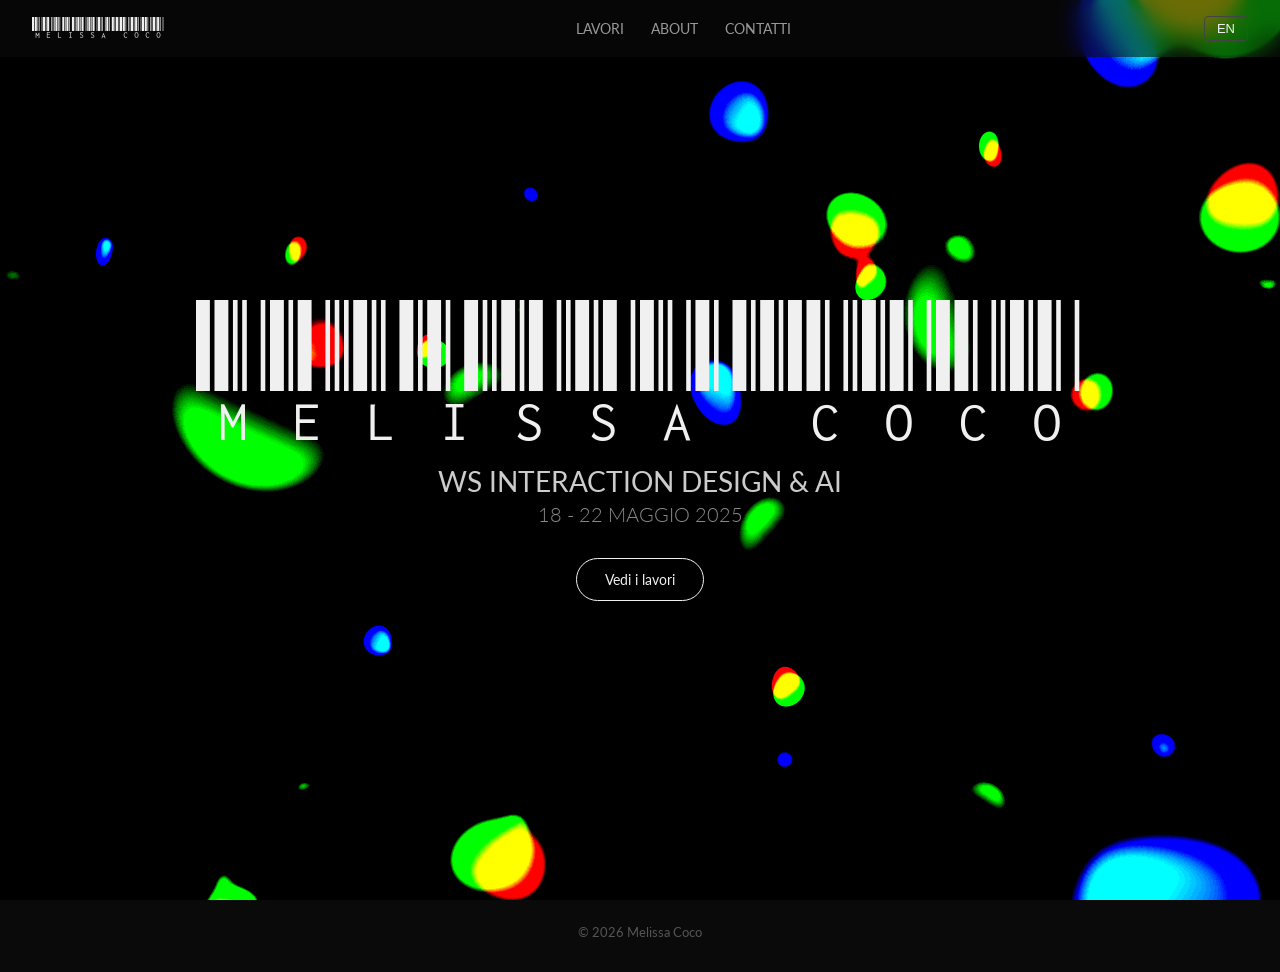
<file: index.html>
<!DOCTYPE html>
<html lang="it">
<head>
  <meta charset="UTF-8">
  <meta name="viewport" content="width=device-width, initial-scale=1.0">
  <title>Melissa — Portfolio</title>
  <link rel="preconnect" href="https://fonts.googleapis.com">
  <link rel="preconnect" href="https://fonts.gstatic.com" crossorigin>
  <link href="https://fonts.googleapis.com/css2?family=Libre+Barcode+39+Extended+Text&family=Lato:wght@300;400;700&display=swap" rel="stylesheet">
  <link rel="stylesheet" href="style.css">
</head>
<body>
  <nav id="nav">
    <div class="nav-inner">
      <a href="#" class="nav-logo" data-section="hero">MELISSA COCO</a>
      <div class="nav-links">
        <a href="#" data-section="works" data-it="Lavori" data-en="Works">WORKS</a>
        <a href="#" data-section="about" data-it="ABOUT" data-en="ABOUT">ABOUT</a>
        <a href="#" data-section="contact" data-it="Contatti" data-en="Contact">CONTACT</a>
      </div>
      <button id="lang-toggle" data-it="EN" data-en="IT">EN</button>
    </div>
  </nav>

  <div id="lava-bg">
    <div id="lava-contrast">
      <div class="c">
        <div class="b"></div>
      </div>
    </div>
  </div>

  <section id="hero" class="section active">
    <div class="hero-overlay">
      <h1 data-it="Melissa" data-en="Melissa">MELISSA COCO</h1>
      <p class="hero-sub" data-it="WS INTERACTION DESIGN &amp; AI" data-en="WS INTERACTION DESIGN &amp; AI">WS INTERACTION DESIGN &amp; AI</p>
      <p class="hero-date" data-it="18 - 22 MAGGIO 2025" data-en="18 - 22 MAGGIO 2025">18 - 22 MAGGIO 2025</p>
      <a href="#" class="hero-cta" data-section="works" data-it="Vedi i lavori" data-en="View my work">ESPLORA</a>
    </div>
  </section>

  <section id="works" class="section">
    <h2 data-it="Lavori" data-en="Works">LAVORI</h2>
    <div class="works-grid" id="works-grid"></div>
  </section>

  <section id="about" class="section">
    <h2 data-it="ABOUT" data-en="ABOUT">ABOUT</h2>
    <div class="about-grid">
      <div class="about-card">
        <h3>ABOUT MELISSA</h3>
        <p class="about-text" data-it="Sono una designer e creative coder con una fame insaziabile di sperimentazione. Il mio lavoro si muove tra interaction design, motion graphics e generative art — con l'obbiettivo di creare esperienze visive che parlano, emozionano e, perché no, stupiscono. Ogni progetto è un'occasione per mescolare codici, colori e idee, trasformando concetti in linguaggi visivi vivi." data-en="I'm a designer and creative coder with an insatiable hunger for experimentation. My work lives at the intersection of interaction design, motion graphics, and generative art — creating visual experiences that speak, move, and surprise. Every project is a chance to blend code, color, and ideas into living visual languages.">Sono una designer e creative coder con una fame insaziabile di sperimentazione. Il mio lavoro si muove tra interaction design, motion graphics e generative art — con l'obbiettivo di creare esperienze visive che parlano, emozionano e, perché no, stupiscono. Ogni progetto è un'occasione per mescolare codici, colori e idee, trasformando concetti in linguaggi visivi vivi.</p>
      </div>
      <div class="about-card">
        <h3>ABOUT ABADIR</h3>
        <p class="about-text" data-it="ABADIR è un'accademia che non si accontenta del già visto. Qui il design si insegna come pratica viva, tra laboratorio e pensiero critico. È il luogo dove ho imparato a guardare oltre lo schermo — a interrogare la forma, la materia, il movimento. Un posto che spinge a rompere le regole, ma prima a conoscerle bene. Fondata nel 1998, Abadir è un polo creativo che integra formazione, produzione artistica e ricerca. Diplomarsi qui significa uscire con un bagaglio che va oltre la tecnica: si impara a pensare il design come strumento critico, capace di leggere e trasformare la realtà." data-en="ABADIR is an academy that refuses the ordinary. Here design is taught as a living practice — between hands-on workshops and critical thinking. It's where I learned to look beyond the screen, questioning form, material, and movement. A place that pushes you to break the rules — but first, to know them inside out. Founded in 1998, Abadir is a creative hub that blends education, artistic production, and research. Graduating here means coming out with a mindset that goes beyond technique: learning to see design as a critical tool, capable of reading and transforming reality.">ABADIR è un'accademia che non si accontenta del già visto. Qui il design si insegna come pratica viva, tra laboratorio e pensiero critico. È il luogo dove ho imparato a guardare oltre lo schermo — a interrogare la forma, la materia, il movimento. Un posto che spinge a rompere le regole, ma prima a conoscerle bene. Fondata nel 1998, Abadir è un polo creativo che integra formazione, produzione artistica e ricerca. Diplomarsi qui significa uscire con un bagaglio che va oltre la tecnica: si impara a pensare il design come strumento critico, capace di leggere e trasformare la realtà.</p>
        <a href="https://www.abadir.net/corso-triennale/?gad_source=1&gad_campaignid=23653112299&gbraid=0AAAABDEWS4SVJRG_PFLYwvqvk0MoRx12q&gclid=CjwKCAjw2rrQBhBuEiwAarLWHctO1YhPhqqGJMsEgLuSJRUViT3PMXrojasUCezHknXqhWB1w7SOxBoC4L4QAvD_BwE" target="_blank" class="about-link">abadir.net</a>
      </div>
      <div class="about-card">
        <h3>ABOUT WORKSHOP</h3>
        <p class="about-text" data-it="Sito sviluppato durante il workshop &quot;No brain, No Gain&quot;, tenuto da whateverDev (Andrea Maffei &amp; Rocco Lorenzo Modugno),
18-22 Maggio 2026, all'interno dei corsi:

Interaction Design 2
Prof. Alessia Scudieri

Interaction Design 3
Prof. Andrea Leonardi
Prof. Marcantonio D'Antoni

ABADIR
Accademia di Design e Comunicazione Visiva
Sant'Agata li Battiati CT
AA 2025-26" data-en="Website developed during the &quot;No brain, No Gain&quot; workshop, led by whateverDev (Andrea Maffei &amp; Rocco Lorenzo Modugno),
18-22 May 2026, within the courses:

Interaction Design 2
Prof. Alessia Scudieri

Interaction Design 3
Prof. Andrea Leonardi
Prof. Marcantonio D'Antoni

ABADIR
Academy of Design and Visual Communication
Sant'Agata li Battiati CT
AA 2025-26">Sito sviluppato durante il workshop "No brain, No Gain", tenuto da whateverDev (Andrea Maffei & Rocco Lorenzo Modugno), 18-22 Maggio 2026, all'interno dei corsi:

Interaction Design 2
Prof. Alessia Scudieri

Interaction Design 3
Prof. Andrea Leonardi
Prof. Marcantonio D'Antoni

ABADIR
Accademia di Design e Comunicazione Visiva
Sant'Agata li Battiati CT
AA 2025-26</p>
      </div>
    </div>
  </section>

  <section id="contact" class="section">
    <h2 data-it="Contatti" data-en="Contact">Contatti</h2>
    <div class="contact-content">
      <p class="contact-copy" data-it="Se vuoi collaborare, parlarmi di un progetto o semplicemente fare due chiacchiere, scrivimi pure. Sono sempre aperta a idee nuove e confronti." data-en="If you want to collaborate, talk about a project, or just have a chat, feel free to reach out. I'm always open to new ideas and conversations.">Se vuoi collaborare, parlarmi di un progetto o semplicemente fare due chiacchiere, scrivimi pure. Sono sempre aperta a idee nuove e confronti.</p>
      <div class="contact-bottom">
        <div class="contact-links">
          <a href="mailto:m.coco@abadir.net" class="contact-link">
            <svg class="contact-icon" viewBox="0 0 24 24" fill="none" stroke="currentColor" stroke-width="1.5"><rect x="2" y="4" width="20" height="16" rx="2"/><path d="M22 7l-10 7L2 7"/></svg>
            <span>m.coco@abadir.net</span>
          </a>
          <a href="https://github.com/melissa-coco" target="_blank" class="contact-link">
            <svg class="contact-icon" viewBox="0 0 24 24" fill="none" stroke="currentColor" stroke-width="1.5"><path d="M12 2C6.477 2 2 6.477 2 12c0 4.42 2.865 8.167 6.839 9.49.5.09.682-.217.682-.482 0-.237-.009-.866-.013-1.7-2.782.604-3.369-1.34-3.369-1.34-.454-1.156-1.11-1.462-1.11-1.462-.908-.62.069-.608.069-.608 1.003.07 1.531 1.03 1.531 1.03.892 1.529 2.341 1.087 2.91.831.092-.646.35-1.086.636-1.336-2.22-.253-4.555-1.11-4.555-4.943 0-1.091.39-1.984 1.029-2.683-.103-.253-.446-1.27.098-2.647 0 0 .84-.269 2.75 1.025A9.578 9.578 0 0112 6.836c.85.004 1.705.115 2.504.337 1.909-1.294 2.747-1.025 2.747-1.025.546 1.377.202 2.394.1 2.647.64.699 1.028 1.592 1.028 2.683 0 3.842-2.339 4.687-4.566 4.935.359.309.678.919.678 1.852 0 1.336-.012 2.415-.012 2.743 0 .267.18.576.688.48C19.138 20.163 22 16.418 22 12c0-5.523-4.477-10-10-10z"/></svg>
            <span>GitHub</span>
          </a>
          <a href="https://www.instagram.com/melissamanoncoco/" target="_blank" class="contact-link">
            <svg class="contact-icon" viewBox="0 0 24 24" fill="none" stroke="currentColor" stroke-width="1.5"><rect x="2" y="2" width="20" height="20" rx="5"/><circle cx="12" cy="12" r="5"/><circle cx="17.5" cy="6.5" r="1.5"/></svg>
            <span>Instagram</span>
          </a>
          <a href="https://it.linkedin.com/in/melissa-coco-07b051295" target="_blank" class="contact-link">
            <svg class="contact-icon" viewBox="0 0 24 24" fill="none" stroke="currentColor" stroke-width="1.5"><path d="M16 8a6 6 0 016 6v7h-4v-7a2 2 0 00-4 0v7h-4v-7a6 6 0 016-6z"/><rect x="2" y="9" width="4" height="12"/><circle cx="4" cy="4" r="2"/></svg>
            <span>LinkedIn</span>
          </a>
          <a href="https://www.behance.net/melissacoco" target="_blank" class="contact-link">
            <svg class="contact-icon" viewBox="0 0 24 24" fill="none" stroke="currentColor" stroke-width="1.5"><path d="M22 7h-7V5h7v2zM16 12a4 4 0 00-4 4h8a4 4 0 00-4-4z"/><path d="M2 7h6a3 3 0 010 6H2v-6z"/><path d="M2 17h8a3 3 0 003-3"/></svg>
            <span>Behance</span>
          </a>
        </div>
      </div>
    </div>
  </section>

  <footer id="footer">
    <p>© 2026 Melissa Coco</p>
  </footer>

  <script src="data.js"></script>
  <script src="hero.js"></script>
  <script src="app.js"></script>
  <script src="previews.js"></script>
</body>
</html>
</file>
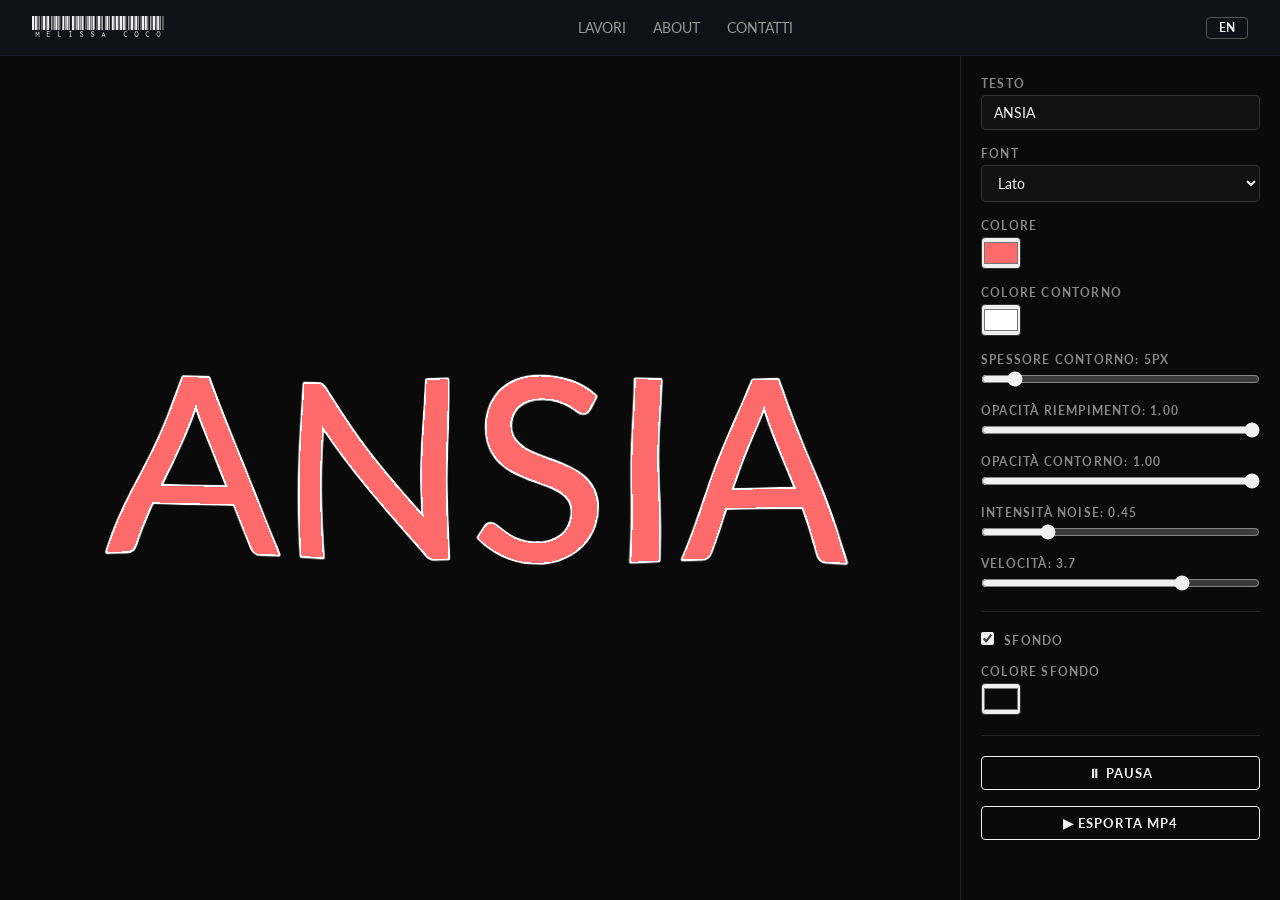
<file: Tipografia Cinetica/index.html>
<!DOCTYPE html>
<html lang="it">
<head>
  <meta charset="UTF-8">
  <meta name="viewport" content="width=device-width, initial-scale=1.0">
  <title>Tipografia Cinetica — ANSIA</title>
  <link rel="preconnect" href="https://fonts.googleapis.com">
  <link rel="preconnect" href="https://fonts.gstatic.com" crossorigin>
  <link href="https://fonts.googleapis.com/css2?family=Libre+Barcode+39+Extended+Text&family=Lato:wght@300;400;700&display=swap" rel="stylesheet">
  <link rel="stylesheet" href="style.css">
</head>
<body>
  <nav id="nav">
    <div class="nav-inner">
      <a href="../index.html" class="nav-logo">MELISSA COCO</a>
      <div class="nav-links">
        <a href="../index.html#works" data-it="Lavori" data-en="Works">Works</a>
        <a href="../index.html#about" data-it="About" data-en="About">About</a>
        <a href="../index.html#contact" data-it="Contatti" data-en="Contact">Contact</a>
      </div>
      <button id="lang-toggle" data-it="EN" data-en="IT">EN</button>
    </div>
  </nav>
  <div id="app">
    <main>
      <section id="canvas-container">
        <canvas id="main-canvas"></canvas>
      </section>
      <aside id="controls">
      </aside>
    </main>
  </div>
  <script type="module" src="app.js"></script>
</body>
</html>
</file>
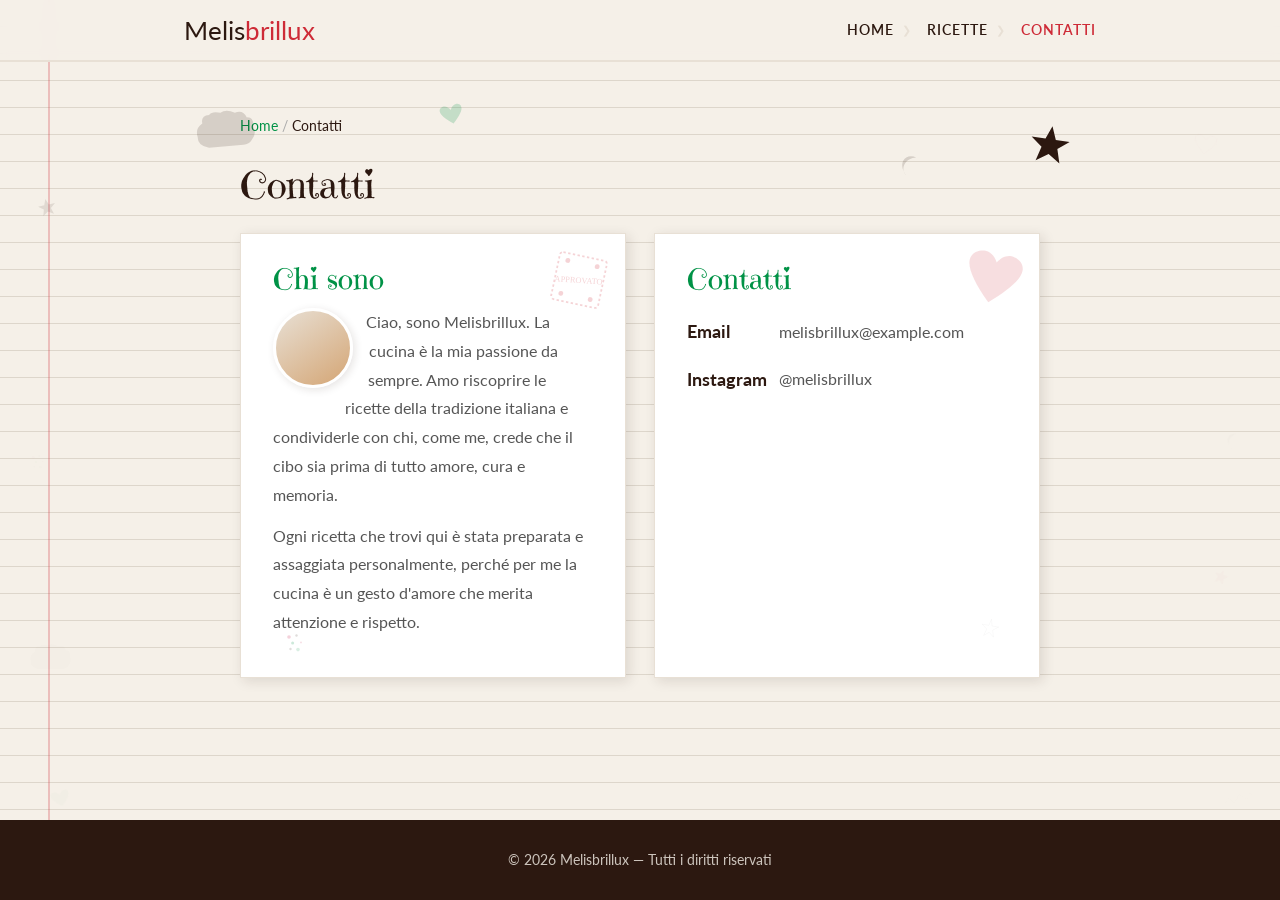
<file: Ricetta salame di cioccolato/melisbrillux/contatti.html>
<!DOCTYPE html>
<html lang="it">
<head>
  <meta charset="UTF-8">
  <meta name="viewport" content="width=device-width, initial-scale=1.0">
  <title>Contatti — Melisbrillux</title>
  <link rel="preconnect" href="https://fonts.googleapis.com">
  <link rel="preconnect" href="https://fonts.gstatic.com" crossorigin>
  <link href="https://fonts.googleapis.com/css2?family=Emilys+Candy&family=Lato:ital,wght@0,100;0,300;0,400;0,700;0,900;1,100;1,300;1,400;1,700;1,900&display=swap" rel="stylesheet">
  <link rel="stylesheet" href="css/style.css">
</head>
<body>

<img src="images/doodle-heart2.svg" alt="" class="bg-doodle" style="position:fixed;right:5%;top:15%;width:22px;height:22px;opacity:0.1;transform:rotate(8deg);z-index:0;pointer-events:none;" aria-hidden="true">
<img src="images/doodle-star.svg" alt="" class="bg-doodle" style="position:fixed;left:3%;top:22%;width:18px;height:18px;opacity:0.1;transform:rotate(-12deg);z-index:0;pointer-events:none;" aria-hidden="true">
<img src="images/doodle-cloud.svg" alt="" class="bg-doodle" style="position:fixed;left:2%;bottom:25%;width:48px;height:32px;opacity:0.07;z-index:0;pointer-events:none;" aria-hidden="true">
<img src="images/doodle-star3.svg" alt="" class="bg-doodle" style="position:fixed;right:4%;bottom:35%;width:16px;height:16px;opacity:0.1;transform:rotate(20deg);z-index:0;pointer-events:none;" aria-hidden="true">
<img src="images/doodle-heart3.svg" alt="" class="bg-doodle" style="position:fixed;left:4%;bottom:10%;width:20px;height:20px;opacity:0.08;transform:rotate(-15deg);z-index:0;pointer-events:none;" aria-hidden="true">
<img src="images/doodle-moon.svg" alt="" class="bg-doodle" style="position:fixed;right:3%;top:48%;width:18px;height:18px;opacity:0.08;transform:rotate(10deg);z-index:0;pointer-events:none;" aria-hidden="true">
<img src="images/doodle-dot.svg" alt="" class="bg-doodle" style="position:fixed;left:2%;top:50%;width:24px;height:24px;opacity:0.07;z-index:0;pointer-events:none;" aria-hidden="true">
<img src="images/doodle-scribble.svg" alt="" class="bg-doodle" style="position:fixed;right:2%;bottom:10%;width:30px;height:18px;opacity:0.07;transform:rotate(-8deg);z-index:0;pointer-events:none;" aria-hidden="true">

<header>
  <nav>
    <div class="logo"><a href="index.html">Melis<span>brillux</span></a></div>
    <ul class="nav-links">
      <li><a href="index.html">Home</a></li>
      <li><a href="ricette/salame-di-cioccolato.html">Ricette</a></li>
      <li><a href="contatti.html" class="active">Contatti</a></li>
    </ul>
  </nav>
</header>

<main>
  <div class="wrapper">

    <div style="position:relative;">
      <img src="images/doodle-cloud.svg" alt="" class="doodle" style="left:-50px;top:-5px;width:70px;height:46px;transform:rotate(-5deg);" aria-hidden="true">
      <img src="images/doodle-star.svg" alt="" class="doodle" style="right:-30px;top:10px;width:40px;height:40px;transform:rotate(8deg);" aria-hidden="true">
      <img src="images/doodle-heart3.svg" alt="" class="doodle" style="left:25%;top:-10px;width:24px;height:24px;transform:rotate(-12deg);" aria-hidden="true">
      <img src="images/doodle-moon.svg" alt="" class="doodle" style="right:15%;top:40px;width:22px;height:22px;transform:rotate(25deg);" aria-hidden="true">
      <img src="images/doodle-dot.svg" alt="" class="doodle" style="left:5%;bottom:20px;width:30px;height:30px;" aria-hidden="true">
      <img src="images/doodle-star2.svg" alt="" class="doodle" style="right:5%;bottom:40px;width:20px;height:20px;opacity:0.3;transform:rotate(10deg);" aria-hidden="true">

      <div class="breadcrumb">
        <a href="index.html">Home</a> / <span>Contatti</span>
      </div>

      <h1 class="section-title">Contatti</h1>

      <div class="about-content">
        <div class="about-card">
          <img src="images/doodle-stamp.svg" alt="" class="stamp-decoration" aria-hidden="true">
          <h2>Chi sono</h2>
          <div class="placeholder-img profile-img" style="width:80px;height:80px;border-radius:50%;float:left;margin:0 20px 12px 0;flex-shrink:0;display:inline-flex;font-size:0.7rem;text-align:center;"></div>
          <p>Ciao, sono Melisbrillux. La cucina è la mia passione da sempre. Amo riscoprire le ricette della tradizione italiana e condividerle con chi, come me, crede che il cibo sia prima di tutto amore, cura e memoria.</p>
          <p>Ogni ricetta che trovi qui è stata preparata e assaggiata personalmente, perché per me la cucina è un gesto d'amore che merita attenzione e rispetto.</p>
        </div>

        <div class="about-card">
          <img src="images/doodle-heart.svg" alt="" class="stamp-decoration" style="opacity:0.15;" aria-hidden="true">
          <h2>Contatti</h2>
          <div class="contact-item">
            <strong>Email</strong> melisbrillux@example.com
          </div>
          <div class="contact-item">
            <strong>Instagram</strong> @melisbrillux
          </div>
        </div>
      </div>
    </div>
</main>

<footer>
  <p>&copy; 2026 Melisbrillux — Tutti i diritti riservati</p>
</footer>

</body>
</html>
</file>
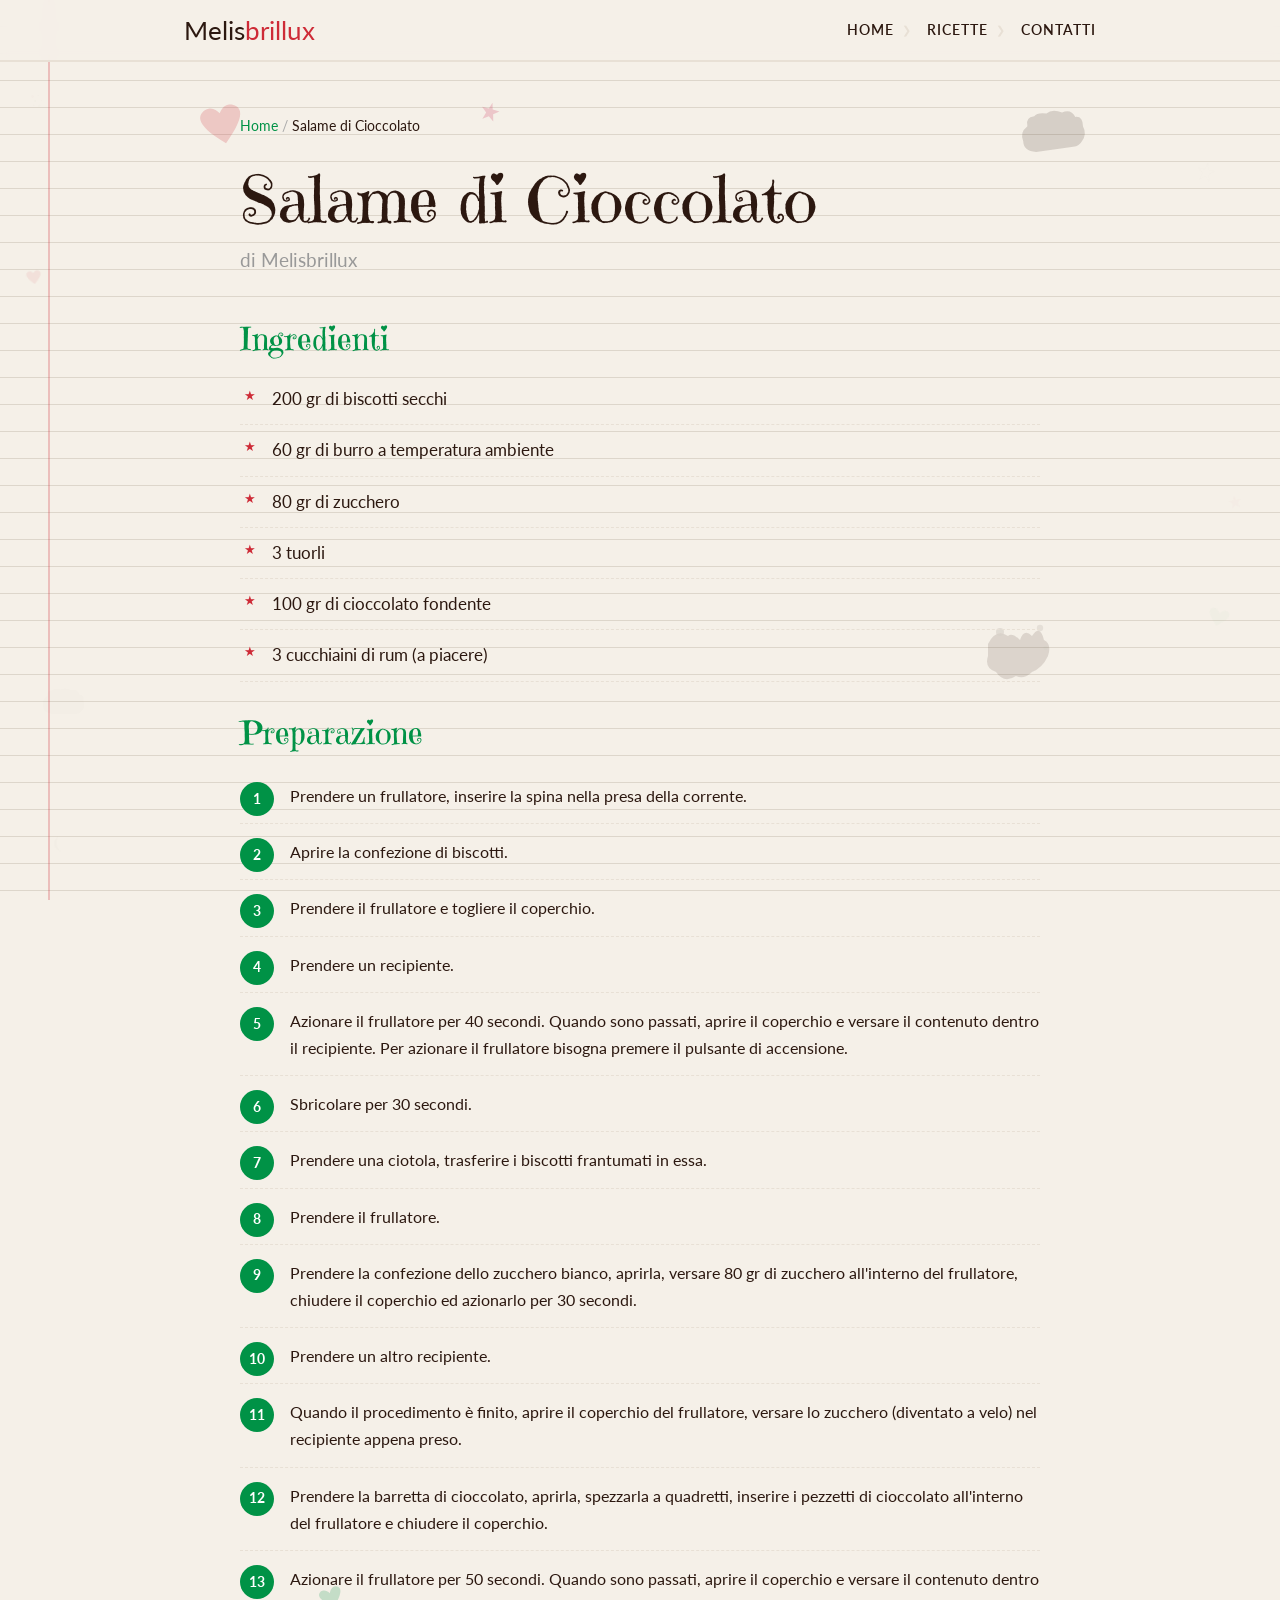
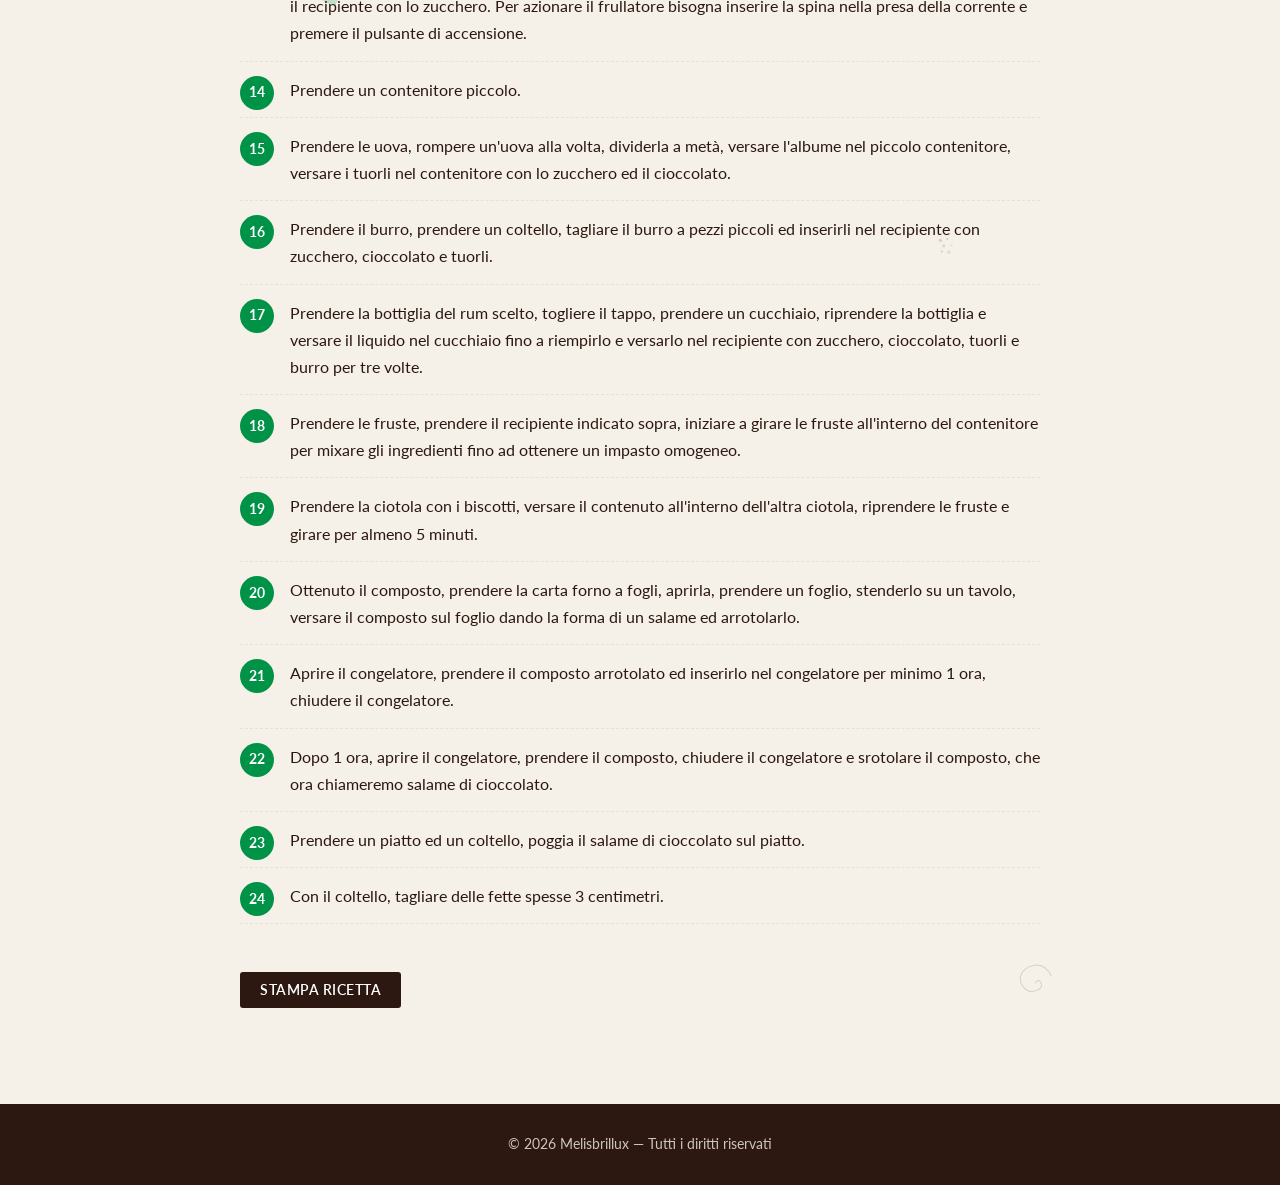
<file: Ricetta salame di cioccolato/melisbrillux/ricette/salame-di-cioccolato.html>
<!DOCTYPE html>
<html lang="it">
<head>
  <meta charset="UTF-8">
  <meta name="viewport" content="width=device-width, initial-scale=1.0">
  <title>Salame di Cioccolato — Melisbrillux</title>
  <link rel="preconnect" href="https://fonts.googleapis.com">
  <link rel="preconnect" href="https://fonts.gstatic.com" crossorigin>
  <link href="https://fonts.googleapis.com/css2?family=Emilys+Candy&family=Lato:ital,wght@0,100;0,300;0,400;0,700;0,900;1,100;1,300;1,400;1,700;1,900&display=swap" rel="stylesheet">
  <link rel="stylesheet" href="../css/style.css">
</head>
<body>

<img src="../images/doodle-star2.svg" alt="" class="bg-doodle" style="position:fixed;right:5%;top:18%;width:20px;height:20px;opacity:0.1;transform:rotate(12deg);z-index:0;pointer-events:none;" aria-hidden="true">
<img src="../images/doodle-heart.svg" alt="" class="bg-doodle" style="position:fixed;left:2%;top:30%;width:16px;height:16px;opacity:0.08;transform:rotate(-8deg);z-index:0;pointer-events:none;" aria-hidden="true">
<img src="../images/doodle-cloud.svg" alt="" class="bg-doodle" style="position:fixed;left:3%;bottom:20%;width:50px;height:33px;opacity:0.07;z-index:0;pointer-events:none;" aria-hidden="true">
<img src="../images/doodle-heart3.svg" alt="" class="bg-doodle" style="position:fixed;right:4%;bottom:30%;width:22px;height:22px;opacity:0.1;transform:rotate(15deg);z-index:0;pointer-events:none;" aria-hidden="true">
<img src="../images/doodle-moon.svg" alt="" class="bg-doodle" style="position:fixed;left:4%;bottom:5%;width:20px;height:20px;opacity:0.08;transform:rotate(-30deg);z-index:0;pointer-events:none;" aria-hidden="true">
<img src="../images/doodle-star3.svg" alt="" class="bg-doodle" style="position:fixed;right:3%;top:55%;width:14px;height:14px;opacity:0.1;transform:rotate(-10deg);z-index:0;pointer-events:none;" aria-hidden="true">
<img src="../images/doodle-dot.svg" alt="" class="bg-doodle" style="position:fixed;left:2%;top:10%;width:22px;height:22px;opacity:0.07;z-index:0;pointer-events:none;" aria-hidden="true">

<header>
  <nav>
    <div class="logo"><a href="../index.html">Melis<span>brillux</span></a></div>
    <ul class="nav-links">
      <li><a href="../index.html">Home</a></li>
      <li><a href="../index.html">Ricette</a></li>
      <li><a href="../contatti.html">Contatti</a></li>
    </ul>
  </nav>
</header>

<main>
  <div class="wrapper">

    <div style="position:relative;">
      <img src="../images/doodle-heart.svg" alt="" class="doodle" style="left:-40px;top:-10px;width:45px;height:45px;transform:rotate(-12deg);opacity:0.2;" aria-hidden="true">
      <img src="../images/doodle-cloud.svg" alt="" class="doodle" style="right:-50px;top:-5px;width:75px;height:50px;transform:rotate(-8deg);" aria-hidden="true">
      <img src="../images/doodle-star3.svg" alt="" class="doodle" style="left:30%;top:-12px;width:20px;height:20px;transform:rotate(15deg);" aria-hidden="true">
      <img src="../images/doodle-dot.svg" alt="" class="doodle" style="right:10%;bottom:30%;width:28px;height:28px;" aria-hidden="true">
      <img src="../images/doodle-heart3.svg" alt="" class="doodle" style="left:10%;bottom:40%;width:24px;height:24px;transform:rotate(-20deg);" aria-hidden="true">

      <div class="breadcrumb">
        <a href="../index.html">Home</a> / <span>Salame di Cioccolato</span>
      </div>

      <div class="recipe-header">
        <h1>Salame di Cioccolato</h1>
        <p class="meta">di Melisbrillux</p>
      </div>

      <div class="recipe-section" style="position:relative;">
        <img src="../images/doodle-splash.svg" alt="" class="chocolate-splash" aria-hidden="true">
        <h2>Ingredienti</h2>
      <ul class="ingredient-list">
        <li>200 gr di biscotti secchi</li>
        <li>60 gr di burro a temperatura ambiente</li>
        <li>80 gr di zucchero</li>
        <li>3 tuorli</li>
        <li>100 gr di cioccolato fondente</li>
        <li>3 cucchiaini di rum (a piacere)</li>
      </ul>
    </div>

    <div class="recipe-section">
      <h2>Preparazione</h2>
      <ol class="step-list">
        <li>Prendere un frullatore, inserire la spina nella presa della corrente.</li>
        <li>Aprire la confezione di biscotti.</li>
        <li>Prendere il frullatore e togliere il coperchio.</li>
        <li>Prendere un recipiente.</li>
        <li>Azionare il frullatore per 40 secondi. Quando sono passati, aprire il coperchio e versare il contenuto dentro il recipiente. Per azionare il frullatore bisogna premere il pulsante di accensione.</li>
        <li>Sbricolare per 30 secondi.</li>
        <li>Prendere una ciotola, trasferire i biscotti frantumati in essa.</li>
        <li>Prendere il frullatore.</li>
        <li>Prendere la confezione dello zucchero bianco, aprirla, versare 80 gr di zucchero all'interno del frullatore, chiudere il coperchio ed azionarlo per 30 secondi.</li>
        <li>Prendere un altro recipiente.</li>
        <li>Quando il procedimento è finito, aprire il coperchio del frullatore, versare lo zucchero (diventato a velo) nel recipiente appena preso.</li>
        <li>Prendere la barretta di cioccolato, aprirla, spezzarla a quadretti, inserire i pezzetti di cioccolato all'interno del frullatore e chiudere il coperchio.</li>
        <li>Azionare il frullatore per 50 secondi. Quando sono passati, aprire il coperchio e versare il contenuto dentro il recipiente con lo zucchero. Per azionare il frullatore bisogna inserire la spina nella presa della corrente e premere il pulsante di accensione.</li>
        <li>Prendere un contenitore piccolo.</li>
        <li>Prendere le uova, rompere un'uova alla volta, dividerla a metà, versare l'albume nel piccolo contenitore, versare i tuorli nel contenitore con lo zucchero ed il cioccolato.</li>
        <li>Prendere il burro, prendere un coltello, tagliare il burro a pezzi piccoli ed inserirli nel recipiente con zucchero, cioccolato e tuorli.</li>
        <li>Prendere la bottiglia del rum scelto, togliere il tappo, prendere un cucchiaio, riprendere la bottiglia e versare il liquido nel cucchiaio fino a riempirlo e versarlo nel recipiente con zucchero, cioccolato, tuorli e burro per tre volte.</li>
        <li>Prendere le fruste, prendere il recipiente indicato sopra, iniziare a girare le fruste all'interno del contenitore per mixare gli ingredienti fino ad ottenere un impasto omogeneo.</li>
        <li>Prendere la ciotola con i biscotti, versare il contenuto all'interno dell'altra ciotola, riprendere le fruste e girare per almeno 5 minuti.</li>
        <li>Ottenuto il composto, prendere la carta forno a fogli, aprirla, prendere un foglio, stenderlo su un tavolo, versare il composto sul foglio dando la forma di un salame ed arrotolarlo.</li>
        <li>Aprire il congelatore, prendere il composto arrotolato ed inserirlo nel congelatore per minimo 1 ora, chiudere il congelatore.</li>
        <li>Dopo 1 ora, aprire il congelatore, prendere il composto, chiudere il congelatore e srotolare il composto, che ora chiameremo salame di cioccolato.</li>
        <li>Prendere un piatto ed un coltello, poggia il salame di cioccolato sul piatto.</li>
        <li>Con il coltello, tagliare delle fette spesse 3 centimetri.</li>
      </ol>
    </div>

    <button class="btn-print" onclick="window.print()"> Stampa ricetta</button>

    <img src="../images/doodle-spiral.svg" alt="" class="doodle" style="right:-20px;bottom:0px;width:50px;height:50px;transform:rotate(15deg);" aria-hidden="true">
  </div>
  </div>
</main>

<footer>
  <p>&copy; 2026 Melisbrillux — Tutti i diritti riservati</p>
</footer>

</body>
</html>
</file>
<file: style.css>
h1, h2, h3, h4, h5, h6, .hero-sub, .hero-date, .nav-links a, .nav-logo { text-transform: uppercase; }

* { margin: 0; padding: 0; box-sizing: border-box; }

html { scroll-behavior: smooth; }

body {
  font-family: 'Lato', sans-serif;
  font-size: 1.5rem;
  background: #0a0a0a;
  color: #f0f0f0;
  overflow-x: hidden;
}

#nav {
  position: fixed;
  top: 0; left: 0; right: 0;
  z-index: 100;
  padding: 16px 32px;
  background: rgba(10,10,10,0.6);
  backdrop-filter: blur(12px);
  -webkit-backdrop-filter: blur(12px);
}

.nav-inner {
  margin: 0 auto;
  display: flex;
  align-items: center;
  justify-content: space-between;
}

.nav-logo {
  font-family: 'Libre Barcode 39 Extended Text', cursive;
  font-size: 23px;
  color: #f0f0f0;
  text-decoration: none;
  line-height: 1;
}

.nav-links {
  display: flex;
  gap: 27px;
}

.nav-links a {
  color: #999;
  text-decoration: none;
  font-size: 14px;
  cursor: pointer;
  position: relative;
  transition: color 0.3s;
}

.nav-links a::after {
  content: '';
  position: absolute;
  inset: -10px -16px;
  background: linear-gradient(135deg,
    rgba(255,0,0,0.7), rgba(0,255,0,0.7),
    rgba(76,249,225,0.7), rgb(69,107,212,0.7),
    rgba(255,87,51,0.7), rgba(51,255,87,0.7));
  background-size: 300% 300%;
  filter: blur(16px);
  opacity: 0;
  transition: opacity 0.5s;
  border-radius: 50%;
  z-index: -1;
  pointer-events: none;
}

.nav-links a:hover {
  color: #f0f0f0;
}

.nav-links a:hover::after {
  opacity: 0.4;
    animation: lavaNav 8s ease infinite;
}

@keyframes lavaNav {
  0%   { background-position: 0% 0%; border-radius: 47% 53% 45% 55% / 67% 59% 41% 33%; }
  25%  { background-position: 100% 0%; border-radius: 55% 45% 59% 41% / 43% 61% 39% 57%; }
  50%  { background-position: 100% 100%; border-radius: 41% 59% 53% 47% / 57% 43% 61% 39%; }
  75%  { background-position: 0% 100%; border-radius: 59% 41% 47% 53% / 39% 57% 43% 61%; }
  100% { background-position: 0% 0%; border-radius: 47% 53% 45% 55% / 67% 59% 41% 33%; }
}

.nav-links a:hover,
.nav-links a.active {
  color: #f0f0f0;
}

#lang-toggle {
  background: none;
  border: 1px solid #444;
  color: #f0f0f0;
  padding: 4px 12px;
  border-radius: 4px;
  cursor: pointer;
  font-size: 13px;
  transition: border-color 0.2s;
}

#lang-toggle:hover {
  border-color: #f0f0f0;
}

.section {
  display: none;
  min-height: 100vh;
  padding-top: 80px;
  position: relative;
  z-index: 1;
  background: #0a0a0a;
}

.section.active {
  display: block;
}

#hero {
  position: relative;
  height: 100vh;
  overflow: hidden;
  padding-top: 0;
  z-index: 1;
  background: transparent;
}

#works {
  position: relative;
  z-index: 1;
  background: transparent;
}

#works::before {
  content: '';
  position: absolute;
  inset: 0;
  background: rgba(10,10,10,0.85);
  z-index: -1;
}

#lava-bg {
  position: fixed;
  top: 0; left: 0;
  width: 100vw;
  height: 100vh;
  z-index: 0;
  overflow: hidden;
}

#lava-contrast {
  position: absolute;
  top: 0; left: 0;
  width: 100%;
  height: 100%;
  overflow: hidden;
  display: flex;
}

.c {
  position: relative;
  overflow: hidden;
  background: transparent;
}

.b {
  width: 100%;
  height: 100%;
  position: absolute;
  left: 0;
  top: 0;
  background-color: black;
  filter: contrast(20);
}

@keyframes rotate1 {
  from { transform: rotate(0deg); }
  to   { transform: rotate(360deg); }
}

.hero-overlay {
  position: relative;
  z-index: 10;
  height: 100%;
  display: flex;
  flex-direction: column;
  align-items: center;
  justify-content: center;
  text-align: center;
}

.hero-overlay h1 {
  font-family: 'Libre Barcode 39 Extended Text', cursive;
  font-size: clamp(5rem, 12vw, 14rem);
  font-weight: 400;
  line-height: 1;
  position: relative;
  z-index: 1;
}

.hero-sub {
  font-size: clamp(18px, 3vw, 28px);
  font-weight: 400;
  color: #ccc;
  margin-top: 12px;
}

.hero-date {
  font-size: clamp(14px, 2vw, 20px);
  font-weight: 300;
  color: #888;
  margin-top: 4px;
}

.hero-cta {
  display: inline-block;
  margin-top: 32px;
  padding: 12px 28px;
  border: 1px solid #f0f0f0;
  border-radius: 24px;
  color: #f0f0f0;
  text-decoration: none;
  font-size: 14px;
  cursor: pointer;
  position: relative;
  transition: background 0.3s;
}

.hero-cta::before {
  content: '';
  position: absolute;
  inset: -6px -6px;
  background: linear-gradient(45deg, rgba(255,0,0,0.64), rgba(0,255,0,0.84), rgba(76,249,225,0.64), rgb(69,107,212));
  filter: blur(16px);
  opacity: 0;
  transition: opacity 0.4s;
  border-radius: 30px;
  z-index: -1;
  pointer-events: none;
}

.hero-cta:hover {
  background: rgba(255,255,255,0.1);
}

.hero-cta:hover::before {
  opacity: 0.2;
}

#works {
  max-width: 100%;
  margin: 0 auto;
  padding: 100px 0 100px 48px;
  overflow: hidden;
  background: transparent;
}

h2 {
  position: relative;
  display: inline-block;
  cursor: default;
  font-family: 'Libre Barcode 39 Extended Text', cursive;
  font-size: 7rem;
  font-weight: 400;
  margin-bottom: 100px;
  margin-top: 40px;
}

h1::after {
  content: '';
  position: absolute;
  inset: -10px -20px;
  background: linear-gradient(45deg, rgba(255,0,0,0.5), rgba(0,255,0,0.5), rgba(76,249,225,0.5), rgb(69,107,212,0.5));
  filter: blur(30px);
  border-radius: 30px;
  z-index: -1;
  pointer-events: none;
}

.hero-overlay h1::after {
  display: none;
}



.works-grid {
  display: flex;
  flex-wrap: wrap;
  gap: 24px;
  padding: 16px 48px 16px 0;
}

.works-card {
  position: relative;
  text-decoration: none;
  color: #f0f0f0;
  display: flex;
  align-items: center;
  justify-content: center;
  border-radius: 12px;
  overflow: hidden;
  border: 1px solid rgba(255,255,255,0.1);
  width: calc((100% - 48px) / 3);
  aspect-ratio: 3 / 2;
}

.works-card::before,
.works-card::after {
  content: '';
  position: absolute;
  inset: 0;
  z-index: 3;
  pointer-events: none;
  mix-blend-mode: screen;
  opacity: 0;
  transition: opacity 0.2s;
}

.works-card:hover::before {
  opacity: 1;
  background: rgba(255,0,0,0.4);
  animation: glitchRed 0.6s ease infinite;
}

.works-card:hover::after {
  opacity: 1;
  background: rgba(0,200,255,0.4);
  animation: glitchCyan 0.6s ease infinite 0.02s;
}

.works-card:nth-child(2):hover::before,
.works-card:nth-child(2):hover::after { animation-duration: 0.5s; }
.works-card:nth-child(3):hover::before,
.works-card:nth-child(3):hover::after { animation-duration: 0.7s; }
.works-card:nth-child(4):hover::before,
.works-card:nth-child(4):hover::after { animation-duration: 0.4s; }
.works-card:nth-child(5):hover::before,
.works-card:nth-child(5):hover::after { animation-duration: 0.8s; }

@keyframes glitchRed {
  0%, 10%, 100% { opacity: 0; transform: translate(0); }
  12% { opacity: 1; transform: translate(-4px, 1px); }
  16% { opacity: 1; transform: translate(3px, -1px); }
  20% { opacity: 1; transform: translate(-2px, 0); }
  25% { opacity: 1; transform: translate(0); }
}

@keyframes glitchCyan {
  0%, 10%, 100% { opacity: 0; transform: translate(0); }
  12% { opacity: 1; transform: translate(4px, -1px); }
  16% { opacity: 1; transform: translate(-3px, 1px); }
  20% { opacity: 1; transform: translate(2px, 0); }
  25% { opacity: 1; transform: translate(0); }
}

.works-card:nth-child(2) { animation-duration: 4.5s; }
.works-card:nth-child(3) { animation-duration: 3.5s; }
.works-card:nth-child(4) { animation-duration: 5s; }
.works-card:nth-child(5) { animation-duration: 4.5s; }

@keyframes glitchCard {
  0%, 88%, 100% { transform: translate(0) skew(0); }
  89% { transform: translate(-3px, 0) skew(0.3deg); }
  91% { transform: translate(2px, 0) skew(-0.2deg); }
  93% { transform: translate(-1px, 0) skew(0); }
  95% { transform: translate(0) skew(0); }
}

.works-card-info {
  animation: glitchText 4s infinite;
  animation-play-state: paused;
}

.works-card:hover .works-card-info {
  animation-play-state: running;
}

.works-card:nth-child(2) .works-card-info { animation-duration: 4.5s; }
.works-card:nth-child(3) .works-card-info { animation-duration: 3.5s; }
.works-card:nth-child(4) .works-card-info { animation-duration: 5s; }
.works-card:nth-child(5) .works-card-info { animation-duration: 4.5s; }

@keyframes glitchText {
  0%, 89%, 100% { transform: translate(0); opacity: 1; }
  91% { transform: translate(1px, 0); opacity: 1; }
  93% { transform: translate(-1px, 0); opacity: 0.95; }
  95% { transform: translate(0); opacity: 1; }
}

.works-card-glass {
  position: absolute;
  inset: 0;
  z-index: 1;
  background: rgba(255,255,255,0.08);
  backdrop-filter: blur(12px);
  -webkit-backdrop-filter: blur(12px);
  pointer-events: none;
}

.works-card-info {
  position: relative;
  z-index: 2;
  text-align: center;
  padding: 8px 16px;
  text-shadow: 0 2px 12px rgba(0,0,0,0.8);
}

.works-card-info h3 {
  font-size: 24px;
  font-weight: 400;
}


#about {
  max-width: 100%;
  margin: 0 auto;
  padding: 100px 48px;
  overflow: hidden;
  position: relative;
  z-index: 1;
  background: transparent;
}

#about::before {
  content: '';
  position: absolute;
  inset: 0;
  background: rgba(10,10,10,0.85);
  z-index: -1;
}

#about h2 {
  margin-bottom: 120px;
}

.about-grid {
  display: flex;
  gap: 32px;
}

.about-card {
  flex: 1;
  min-width: 0;
}

.about-card h3 {
  font-size: 1.2rem;
  font-weight: 700;
  margin-bottom: 16px;
  color: #f0f0f0;
}

.about-text {
  font-size: 1rem;
  line-height: 1.7;
  color: #bbb;
  white-space: pre-line;
}

.about-link {
  display: inline-block;
  margin-top: 16px;
  color: #f0f0f0;
  text-decoration: none;
  font-size: 14px;
  position: relative;
}

.about-link::after {
  content: '';
  position: absolute;
  inset: -6px -12px;
  background: linear-gradient(45deg, rgba(255,0,0,0.5), rgba(0,255,0,0.5), rgba(76,249,225,0.5), rgb(69,107,212,0.5));
  filter: blur(16px);
  opacity: 0;
  transition: opacity 0.4s;
  border-radius: 12px;
  z-index: -1;
  pointer-events: none;
}

.about-link:hover::after {
  opacity: 0.4;
}

.about-links {
  display: flex;
  gap: 24px;
  margin-top: 48px;
}

.about-links a {
  color: #f0f0f0;
  text-decoration: none;
  font-size: 14px;
  position: relative;
}

.about-links a::after {
  content: '';
  position: absolute;
  inset: -6px -12px;
  background: linear-gradient(45deg, rgba(255,0,0,0.5), rgba(0,255,0,0.5), rgba(76,249,225,0.5), rgb(69,107,212,0.5));
  filter: blur(16px);
  opacity: 0;
  transition: opacity 0.4s;
  border-radius: 12px;
  z-index: -1;
  pointer-events: none;
}

.about-links a:hover::after {
  opacity: 0.4;
}

#contact {
  max-width: 100%;
  margin: 0 auto;
  padding: 100px 48px;
  overflow: hidden;
  position: relative;
  z-index: 1;
  background: transparent;
}

#contact::before {
  content: '';
  position: absolute;
  inset: 0;
  background: rgba(10,10,10,0.85);
  z-index: -1;
}

#contact h2 {
  margin-bottom: 24px;
}

.contact-content {
  display: flex;
  flex-direction: column;
}

.contact-copy {
  flex: 1;
  font-size: 1.2rem;
  line-height: 1.8;
  color: #ccc;
  max-width: 600px;
  margin: 0;
  text-align: left;
  padding: 80px 0 60px;
}

.contact-bottom {
  padding-bottom: 40px;
}

.contact-links {
  display: flex;
  flex-direction: column;
  gap: 12px;
  max-width: 320px;
}

.contact-link {
  display: flex;
  align-items: center;
  gap: 12px;
  padding: 16px 20px;
  color: #f0f0f0;
  text-decoration: none;
  font-size: 14px;
  position: relative;
  border: 1px solid rgba(255,255,255,0.1);
  border-radius: 12px;
  background: rgba(255,255,255,0.04);
  backdrop-filter: blur(8px);
  -webkit-backdrop-filter: blur(8px);
  transition: border-color 0.3s, background 0.3s, transform 0.3s;
}

.contact-link:hover {
  border-color: rgba(255,255,255,0.25);
  background: rgba(255,255,255,0.1);
  transform: translateY(-2px);
}

.contact-icon {
  width: 20px;
  height: 20px;
  flex-shrink: 0;
}

#footer {
  position: relative;
  z-index: 1;
  text-align: center;
  padding: 24px 48px 32px;
  font-size: 13px;
  color: #555;
}
</file>
<file: Tipografia Cinetica/style.css>
*, *::before, *::after {
  box-sizing: border-box;
  margin: 0;
  padding: 0;
}

html, body {
  width: 100%;
  height: 100%;
  overflow: hidden;
  font-family: 'Lato', sans-serif;
  background: #1a1a2e;
  color: #eee;
}

#app {
  display: flex;
  flex-direction: column;
  height: 100vh;
  padding-top: 56px;
}

main {
  display: flex;
  flex: 1;
  overflow: hidden;
}

/* === Navbar (Maschera Sonora style) === */
#nav {
  position: fixed;
  top: 0; left: 0; right: 0;
  z-index: 100;
  padding: 16px 32px;
  background: rgba(10,10,10,0.6);
  backdrop-filter: blur(12px);
  -webkit-backdrop-filter: blur(12px);
}

.nav-inner {
  margin: 0 auto;
  display: flex;
  align-items: center;
  justify-content: space-between;
}

.nav-logo {
  font-family: 'Libre Barcode 39 Extended Text', cursive;
  font-size: 23px;
  color: #f0f0f0;
  text-decoration: none;
  line-height: 1;
}

.nav-links {
  display: flex;
  gap: 27px;
}

.nav-links a {
  color: #999;
  text-decoration: none;
  font-size: 14px;
  cursor: pointer;
  position: relative;
  text-transform: uppercase;
  transition: color 0.3s;
}

.nav-links a::after {
  content: '';
  position: absolute;
  inset: -10px -16px;
  background: linear-gradient(135deg,
    rgba(255,0,0,0.7), rgba(0,255,0,0.7),
    rgba(76,249,225,0.7), rgb(69,107,212,0.7),
    rgba(255,87,51,0.7), rgba(51,255,87,0.7));
  background-size: 300% 300%;
  filter: blur(16px);
  opacity: 0;
  transition: opacity 0.5s;
  border-radius: 50%;
  z-index: -1;
  pointer-events: none;
}

.nav-links a:hover {
  color: #f0f0f0;
}

#lang-toggle {
  background: none;
  border: 1px solid #555;
  color: #f0f0f0;
  padding: 4px 12px;
  border-radius: 4px;
  cursor: pointer;
  font-size: 12px;
  font-family: "Lato", sans-serif;
  font-weight: 700;
  transition: border-color 0.2s;
  line-height: 1;
}

#lang-toggle:hover {
  border-color: #f0f0f0;
}

#canvas-container {
  flex: 1;
  display: flex;
  align-items: center;
  justify-content: center;
  padding: 16px;
  background: #0a0a0a;
}

#controls {
  width: 320px;
  padding: 20px;
  background: #0a0a0a;
  border-left: 1px solid #222;
  overflow-y: auto;
  display: flex;
  flex-direction: column;
  gap: 16px;
}

.control-group {
  display: flex;
  flex-direction: column;
  gap: 4px;
}

.control-group label {
  font-family: 'Lato', sans-serif;
  font-size: 0.75rem;
  font-weight: 700;
  text-transform: uppercase;
  letter-spacing: 0.1em;
  color: #888;
}

.control-group input[type="text"],
.control-group select {
  padding: 8px 12px;
  border: 1px solid #333;
  border-radius: 4px;
  background: #111;
  color: #f0f0f0;
  font-family: 'Lato', sans-serif;
  font-size: 0.9rem;
}

.control-group input[type="checkbox"] {
  accent-color: #f0f0f0;
  margin-right: 6px;
}

.control-group input[type="range"] {
  width: 100%;
  accent-color: #f0f0f0;
}

.control-group input[type="color"] {
  width: 40px;
  height: 32px;
  border: 1px solid #333;
  border-radius: 4px;
  cursor: pointer;
  padding: 0;
}

.btn {
  padding: 8px 20px;
  border: 1px solid #333;
  border-radius: 4px;
  font-family: 'Lato', sans-serif;
  font-size: 0.8rem;
  font-weight: 700;
  text-transform: uppercase;
  letter-spacing: 0.08em;
  cursor: pointer;
  transition: all 0.2s;
}

.btn-primary {
  background: transparent;
  color: #f0f0f0;
  border-color: #f0f0f0;
}

.btn-primary:hover {
  background: rgba(255,255,255,0.1);
}

.btn-primary:disabled {
  opacity: 0.5;
  cursor: not-allowed;
}

.btn-secondary {
  background: transparent;
  color: #888;
  border-color: #444;
}

.btn-secondary:hover {
  color: #f0f0f0;
  border-color: #f0f0f0;
}

.controls-actions {
  display: flex;
  gap: 8px;
  align-items: center;
}

.controls-actions .btn {
  flex: 1;
}

hr {
  border: none;
  border-top: 1px solid #222;
  margin: 4px 0;
}

#loop-btn.active {
  background: #e94560;
  color: #fff;
}

#main-canvas {
  max-width: 100%;
  max-height: 100%;
  border-radius: 8px;
  background: #0a0a0a;
}
</file>
<file: Ricetta salame di cioccolato/melisbrillux/css/style.css>
*, *::before, *::after {
  box-sizing: border-box;
  margin: 0;
  padding: 0;
}

:root {
  --carta: #F5F0E8;
  --carta-scura: #E8E0D5;
  --inchiostro: #2C1810;
  --verde: #009246;
  --rosso: #CE2B37;
  --bianco: #FFFFFF;
  --postit: #FFF9C4;
  --ombra: rgba(44, 24, 16, 0.12);
  --riga: #DDD6CB;
  --font-titoli: 'Lato', sans-serif;
  --font-testo: 'Lato', 'Segoe UI', sans-serif;
}

html {
  scroll-behavior: smooth;
}

body {
  font-family: var(--font-testo);
  font-weight: 400;
  background-color: var(--carta);
  color: var(--inchiostro);
  line-height: 1.8;
  min-height: 100vh;
  display: flex;
  flex-direction: column;
  position: relative;
}

body::before {
  content: '';
  position: fixed;
  top: 0;
  left: 0;
  width: 100%;
  height: 100%;
  background-image: repeating-linear-gradient(
    transparent,
    transparent 26px,
    var(--riga) 26px,
    var(--riga) 27px
  );
  pointer-events: none;
  z-index: -1;
}

body::after {
  content: '';
  position: fixed;
  top: 0;
  left: 48px;
  width: 2px;
  height: 100%;
  background: var(--rosso);
  opacity: 0.25;
  pointer-events: none;
  z-index: -1;
}

h1, h2, h3 {
  font-family: 'Emilys Candy', cursive;
  font-weight: 400;
  line-height: 1.2;
  color: var(--inchiostro);
}

a {
  color: var(--verde);
  text-decoration: none;
  transition: color 0.2s;
}

a:hover {
  color: var(--rosso);
}



header {
  background: rgba(245, 240, 232, 0.95);
  backdrop-filter: blur(4px);
  border-bottom: 2px solid var(--carta-scura);
  position: fixed;
  top: 0;
  left: 0;
  right: 0;
  z-index: 99;
}

nav {
  max-width: 960px;
  margin: 0 auto;
  padding: 0 24px;
  display: flex;
  align-items: center;
  justify-content: space-between;
  height: 60px;
}

.logo a {
  font-family: var(--font-titoli);
  font-size: 1.6rem;
  color: var(--inchiostro);
}

.logo a:hover {
  color: var(--inchiostro);
}

.logo span {
  color: var(--rosso);
}

.nav-links {
  list-style: none;
  display: flex;
  gap: 8px;
  align-items: center;
}

.nav-links li {
  display: flex;
  align-items: center;
  gap: 8px;
}

.nav-links li + li::before {
  content: '\276F';
  font-size: 0.7rem;
  color: var(--carta-scura);
  margin-right: 8px;
}

.nav-links a {
  font-family: var(--font-testo);
  font-size: 0.9rem;
  font-weight: 600;
  text-transform: uppercase;
  letter-spacing: 1px;
  color: var(--inchiostro);
  padding: 4px 0;
}

.nav-links a:hover,
.nav-links a.active {
  color: var(--rosso);
}

main {
  flex: 1;
  margin-top: 66px;
  padding: 48px 24px;
}

.wrapper {
  max-width: 800px;
  margin: 0 auto;
  position: relative;
}

.wrapper-wide {
  max-width: 960px;
  margin: 0 auto;
  position: relative;
}

.hero {
  text-align: center;
  padding: 64px 0 42px;
  position: relative;
}

.hero h1 {
  font-family: 'Emilys Candy', cursive;
  font-size: 8rem;
  margin-bottom: 8px;
  position: relative;
  display: inline-block;
  line-height: 1;
}

.hero h1::after {
  content: '';
  display: block;
  width: 80%;
  height: 6px;
  background: var(--inchiostro);
  margin: 8px auto 0;
  border-radius: 2px;
  opacity: 0.5;
}

.hero .tagline {
  font-family: var(--font-titoli);
  font-size: 1.8rem;
  color: #D44A6E;
  margin-top: 12px;
}

.hero .separator {
  width: 80px;
  height: 4px;
  background: #D44A6E;
  margin: 28px auto;
  border-radius: 2px;
}

.hero-doodle-left {
  position: absolute;
  left: -50px;
  top: 40px;
  width: 65px;
  height: 65px;
  opacity: 0.3;
}

.hero-doodle-right {
  position: absolute;
  right: -50px;
  bottom: 40px;
  width: 52px;
  height: 52px;
  opacity: 0.3;
}

.doodle {
  position: absolute;
  pointer-events: none;
  z-index: 1;
}

.doodle-cloud {
  right: -60px;
  top: 10px;
  width: 90px;
  height: 60px;
  opacity: 0.2;
  transform: rotate(5deg);
}

.doodle-star2 {
  left: -30px;
  bottom: 10px;
  width: 40px;
  height: 40px;
  transform: rotate(-10deg);
}

.doodle-scribble {
  left: 50%;
  bottom: -10px;
  width: 80px;
  height: 48px;
  margin-left: 60px;
  opacity: 0.2;
  transform: rotate(15deg);
}

.doodle-flower-polaroid {
  right: -30px;
  bottom: -20px;
  width: 55px;
  height: 55px;
  transform: rotate(8deg);
}

.doodle-heart-about {
  left: -35px;
  top: 50%;
  width: 45px;
  height: 45px;
  transform: rotate(-15deg);
}

.doodle-spiral-postit {
  right: -25px;
  bottom: -25px;
  width: 60px;
  height: 60px;
  transform: rotate(20deg);
}

.polaroid {
  background: var(--bianco);
  padding: 10px 10px 45px 10px;
  box-shadow: 4px 4px 16px var(--ombra);
  display: inline-block;
  max-width: 100%;
  position: relative;
}

.polaroid img,
.polaroid .placeholder-img { src: <img src="https://images.unsplash.com/photo-1606312619070-d48b4c652a52?w=600&amp;">
  display: block;
  width: 100%;
  height: auto;
  aspect-ratio: 4/3;
  object-fit: cover;
}

.polaroid.rotate-left {
  transform: rotate(-1.5deg);
}

.polaroid.rotate-right {
  transform: rotate(1.5deg);
}

.polaroid-hero {
  max-width: 600px;
  margin: 32px auto;
}

.placeholder-img {
  background: linear-gradient(145deg, var(--carta-scura), #D4A574);
  display: flex;
  align-items: center;
  justify-content: center;
  color: var(--bianco);
  font-family: var(--font-titoli);
  font-size: 1.2rem;

}

.postit {
  background: var(--postit);
  padding: 20px 24px;
  box-shadow: 3px 3px 12px var(--ombra);
  position: relative;
  border: none;
}

.postit::before {
  content: '';
  position: absolute;
  top: -8px;
  left: 50%;
  transform: translateX(-50%);
  width: 20px;
  height: 12px;
  background: rgba(0, 0, 0, 0.06);
  border-radius: 2px;
}

.postit.rotate-left {
  transform: rotate(-0.8deg);
}

.postit.rotate-right {
  transform: rotate(0.8deg);
}

.postit h3 {
  font-size: 1.6rem;
  margin-bottom: 8px;
}

.torn-card {
  background: var(--bianco);
  padding: 32px;
  box-shadow: 3px 3px 14px var(--ombra);
  position: relative;
  border: 1px solid var(--carta-scura);
}

.torn-card::after {
  content: '';
  position: absolute;
  bottom: 0;
  right: 0;
  width: 30px;
  height: 30px;
  background: linear-gradient(135deg, transparent 50%, var(--carta) 50%);
}

.section-title {
  font-size: 2.4rem;
  margin-bottom: 24px;
  position: relative;
  display: inline-block;
}

.recipe-grid {
  display: grid;
  grid-template-columns: 1fr;
  gap: 28px;
  margin-top: 24px;
}

.recipe-card {
  background: var(--bianco);
  border: 1px solid var(--carta-scura);
  border-radius: 4px;
  padding: 0;
  box-shadow: 3px 3px 12px var(--ombra);
  overflow: hidden;
  transition: transform 0.2s, box-shadow 0.2s;
  position: relative;
}

.recipe-card:hover {
  transform: translateY(-3px);
  box-shadow: 6px 6px 20px var(--ombra);
}

.recipe-card .card-img {
  width: 100%;
  aspect-ratio: 16/9;
  object-fit: cover;
  display: block;
}

.recipe-card .card-body {
  padding: 24px;
}

.recipe-card h3 {
  font-size: 1.6rem;
  margin-bottom: 2px;
}

.recipe-card .chef {
  font-size: 0.85rem;
  color: #999;
  margin-bottom: 10px;
  font-family: var(--font-testo);
}

.recipe-card .card-desc {
  color: #666;
  font-size: 0.95rem;
  margin-bottom: 16px;
  line-height: 1.6;
}

.recipe-card .btn {
  display: inline-block;
  font-family: var(--font-testo);
  font-weight: 600;
  font-size: 0.85rem;
  text-transform: uppercase;
  letter-spacing: 0.5px;
  background: var(--verde);
  color: var(--bianco);
  padding: 10px 20px;
  border-radius: 3px;
  border: none;
  cursor: pointer;
  transition: background 0.2s;
}

.recipe-card .btn:hover {
  background: var(--rosso);
  color: var(--bianco);
}

.recipe-header {
  margin-bottom: 42px;
}

.recipe-header h1 {
  font-size: 4rem;
  margin-bottom: 4px;
}

.recipe-header .meta {
  font-family: var(--font-testo);
  color: #999;
  font-size: 1.2rem;
  margin-bottom: 28px;
}

.recipe-section {
  margin-bottom: 32px;
}

.recipe-section h2 {
  font-size: 2rem;
  margin-bottom: 16px;
  color: var(--verde);
}

.ingredient-list {
  list-style: none;
  padding: 0;
}

.ingredient-list li {
  padding: 10px 0 10px 32px;
  border-bottom: 1px dashed var(--carta-scura);
  position: relative;
  font-size: 1.05rem;
}

.ingredient-list li::before {
  content: '\2605';
  position: absolute;
  left: 4px;
  top: 10px;
  color: var(--rosso);
  font-size: 0.8rem;
}

.step-list {
  list-style: none;
  counter-reset: step;
  padding: 0;
}

.step-list li {
  counter-increment: step;
  padding: 14px 0 14px 50px;
  position: relative;
  border-bottom: 1px dashed var(--carta-scura);
  font-size: 1rem;
  line-height: 1.7;
}

.step-list li::before {
  content: counter(step);
  position: absolute;
  left: 0;
  top: 14px;
  width: 34px;
  height: 34px;
  background: var(--verde);
  color: var(--bianco);
  border-radius: 50%;
  display: flex;
  align-items: center;
  justify-content: center;
  font-size: 0.9rem;
  font-weight: 700;
  font-family: var(--font-titoli);
}

.chocolate-splash {
  position: absolute;
  right: -20px;
  bottom: -10px;
  width: 80px;
  height: 80px;
  opacity: 0.15;
  pointer-events: none;
}

.btn-print {
  display: inline-block;
  font-family: var(--font-testo);
  font-weight: 600;
  font-size: 0.85rem;
  text-transform: uppercase;
  letter-spacing: 0.5px;
  background: var(--inchiostro);
  color: var(--bianco);
  padding: 10px 20px;
  border-radius: 3px;
  border: none;
  cursor: pointer;
  transition: background 0.2s;
  margin-top: 16px;
}

.btn-print:hover {
  background: var(--verde);
}

@media print {
  header, footer, .btn-print, .top-bar {
    display: none !important;
  }
  main {
    margin-top: 0;
    padding: 0;
  }
  body::before, body::after {
    display: none;
  }
  .polaroid {
    box-shadow: none;
    padding: 5px;
  }
}

.about-content {
  display: flex;
  flex-direction: column;
  gap: 28px;
}

.about-card {
  background: var(--bianco);
  border: 1px solid var(--carta-scura);
  padding: 28px 32px;
  box-shadow: 3px 3px 12px var(--ombra);
  position: relative;
}

.about-card h2 {
  font-size: 1.8rem;
  margin-bottom: 12px;
  color: var(--verde);
  font-family: 'Emilys Candy', cursive;
}

.about-card p {
  color: #555;
  line-height: 1.8;
  margin-bottom: 12px;
}

.about-card .contact-item {
  display: flex;
  gap: 12px;
  align-items: center;
  padding: 8px 0;
  color: #555;
}

.about-card .contact-item strong {
  color: var(--inchiostro);
  min-width: 80px;
  font-family: var(--font-titoli);
  font-size: 1.1rem;
}

.stamp-decoration {
  position: absolute;
  top: 16px;
  right: 16px;
  width: 60px;
  height: 60px;
  opacity: 0.2;
  transform: rotate(12deg);
}

.profile-img {
  width: 80px;
  height: 80px;
  border-radius: 50%;
  object-fit: cover;
  float: left;
  margin: 0 20px 12px 0;
  shape-outside: circle();
  border: 3px solid var(--bianco);
  box-shadow: 2px 2px 8px var(--ombra);
}

.breadcrumb {
  font-family: var(--font-testo);
  font-size: 0.85rem;
  color: #aaa;
  margin-bottom: 24px;
}

.breadcrumb a {
  color: var(--verde);
}

.breadcrumb a:hover {
  color: var(--rosso);
}

.breadcrumb span {
  color: var(--inchiostro);
}

footer {
  background: var(--inchiostro);
  color: var(--carta);
  text-align: center;
  padding: 28px 24px;
  margin-top: 48px;
  position: relative;
}

footer p {
  font-family: var(--font-testo);
  font-size: 0.85rem;
  opacity: 0.8;
}



@media (min-width: 600px) {
  .recipe-grid {
    grid-template-columns: repeat(auto-fill, minmax(320px, 1fr));
  }

  .about-content {
    flex-direction: row;
  }

  .about-card {
    flex: 1;
  }

  .hero h1 {
    font-size: 5rem;
  }
}

@media (max-width: 600px) {
  nav {
    flex-direction: column;
    height: auto;
    padding: 10px 24px;
    gap: 6px;
  }

  .nav-links {
    gap: 4px;
    flex-wrap: wrap;
    justify-content: center;
  }

  .nav-links li + li::before {
    margin-right: 4px;
  }

  .hero h1 {
    font-size: 3.6rem;
  }

  .recipe-header h1 {
    font-size: 2.8rem;
  }

  body::after {
    left: 24px;
  }

  .hero-doodle-left,
  .hero-doodle-right {
    display: none;
  }
}
</file>
